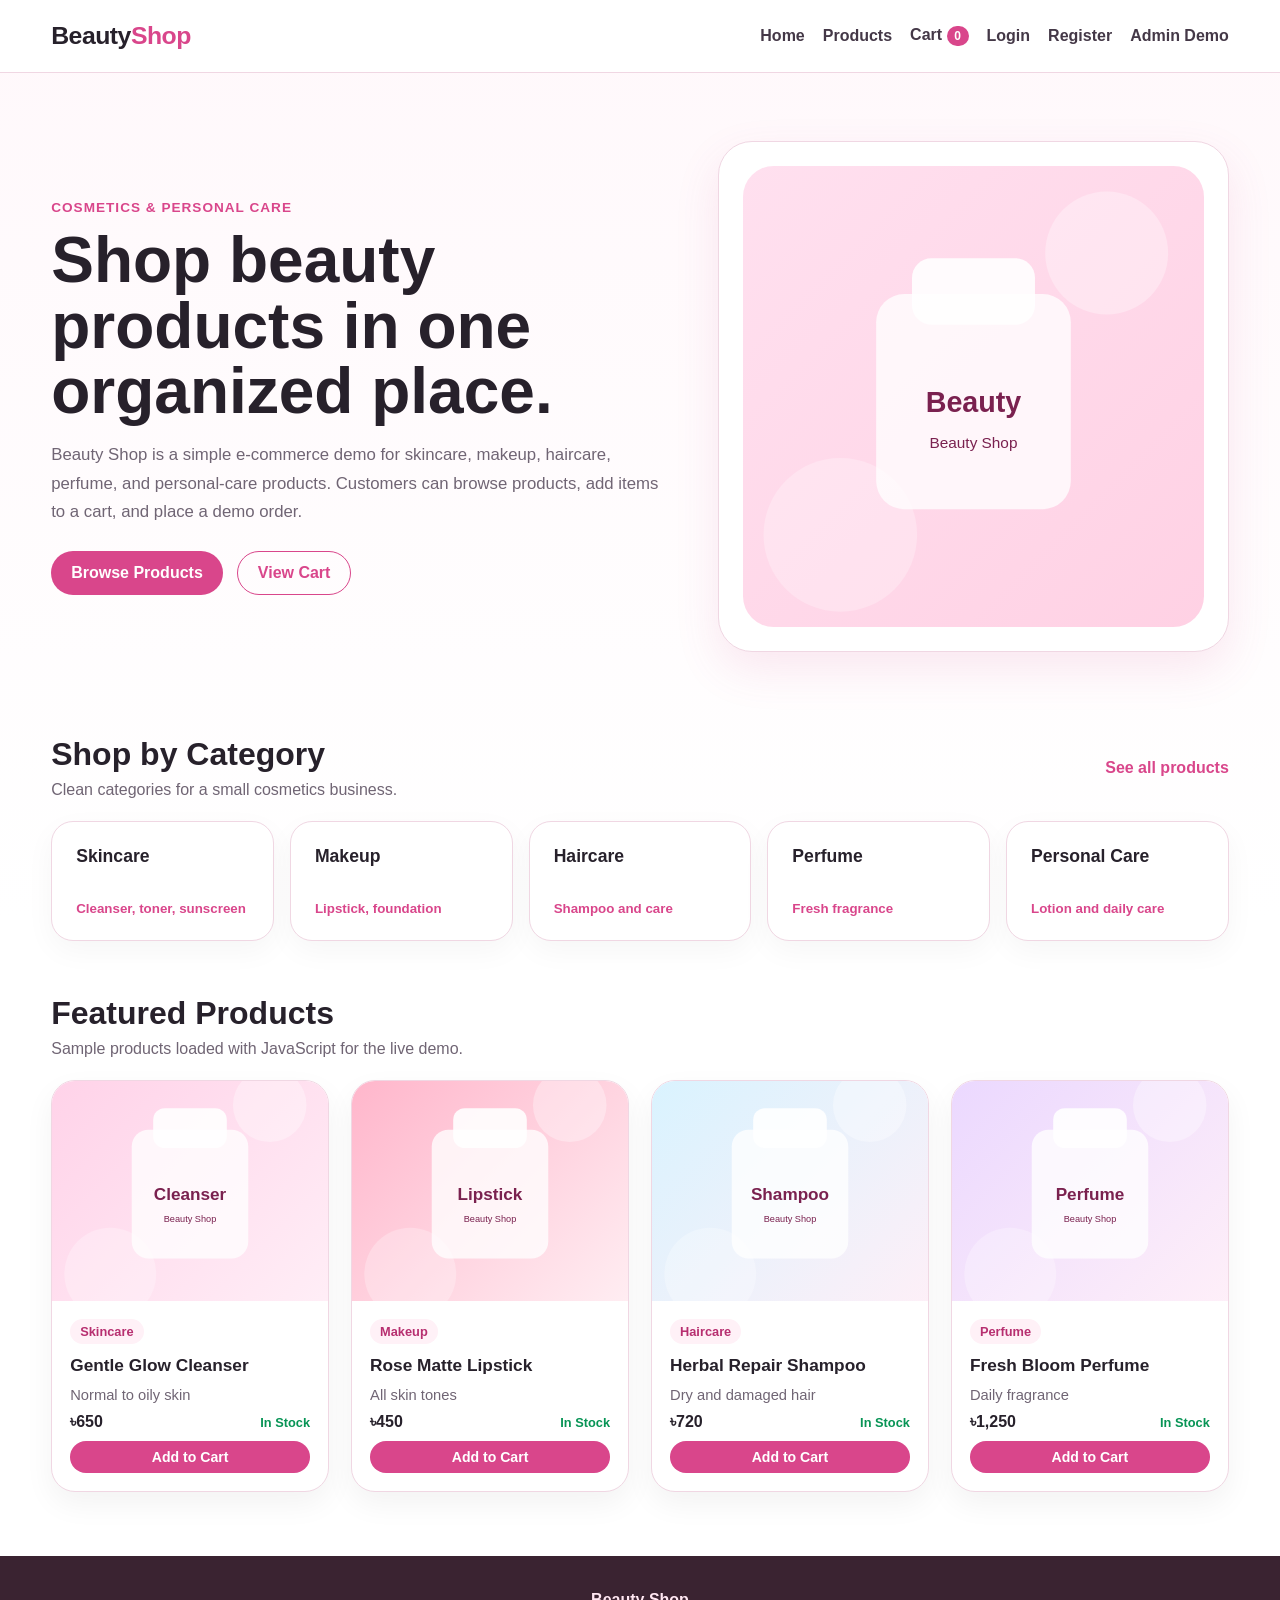
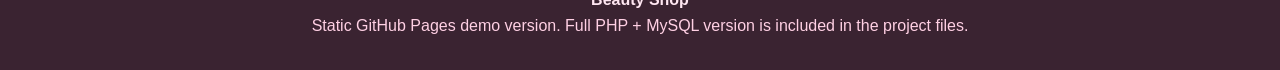
<file: index.html>
<!DOCTYPE html>
<html lang="en">
<head>
    <title>Beauty Shop - Cosmetics and Personal Care</title>

<meta charset="UTF-8">
<meta name="viewport" content="width=device-width, initial-scale=1.0">
<link rel="stylesheet" href="assets/css/style.css">
<script defer src="assets/js/static-store.js"></script>
<script defer src="assets/js/static-pages.js"></script>

</head>
<body>

<header class="site-header">
    <div class="nav-wrap">
        <a class="logo" href="index.html">Beauty<span>Shop</span></a>
        <button class="menu-toggle" onclick="toggleMenu()">☰</button>
        <nav class="nav-menu" id="navMenu">
            <a href="index.html">Home</a>
            <a href="products.html">Products</a>
            <a href="cart.html">Cart <span class="badge" id="cartCount">0</span></a>
            <a href="login.html">Login</a>
            <a href="register.html">Register</a>
            <a href="admin-demo.html">Admin Demo</a>
        </nav>
    </div>
</header>

<main class="main-container">
    <section class="hero">
        <div>
            <span class="eyebrow">Cosmetics & Personal Care</span>
            <h1>Shop beauty products in one organized place.</h1>
            <p>Beauty Shop is a simple e-commerce demo for skincare, makeup, haircare, perfume, and personal-care products. Customers can browse products, add items to a cart, and place a demo order.</p>
            <div class="hero-actions">
                <a class="btn" href="products.html">Browse Products</a>
                <a class="btn btn-outline" href="cart.html">View Cart</a>
            </div>
        </div>
        <div class="hero-card">
            <img src="assets/images/hero.svg" alt="Beauty products illustration">
        </div>
    </section>

    <section class="section">
        <div class="section-heading row-between">
            <div>
                <h2>Shop by Category</h2>
                <p>Clean categories for a small cosmetics business.</p>
            </div>
            <a class="link" href="products.html">See all products</a>
        </div>
        <div class="category-grid">
            <a class="category-card" href="products.html?category=Skincare"><span>Skincare</span><small>Cleanser, toner, sunscreen</small></a>
            <a class="category-card" href="products.html?category=Makeup"><span>Makeup</span><small>Lipstick, foundation</small></a>
            <a class="category-card" href="products.html?category=Haircare"><span>Haircare</span><small>Shampoo and care</small></a>
            <a class="category-card" href="products.html?category=Perfume"><span>Perfume</span><small>Fresh fragrance</small></a>
            <a class="category-card" href="products.html?category=Personal Care"><span>Personal Care</span><small>Lotion and daily care</small></a>
        </div>
    </section>

    <section class="section">
        <div class="section-heading row-between">
            <div>
                <h2>Featured Products</h2>
                <p>Sample products loaded with JavaScript for the live demo.</p>
            </div>
        </div>
        <div class="product-grid" id="featuredProducts"></div>
    </section>
</main>

<footer class="site-footer">
    <strong>Beauty Shop</strong>
    <p>Static GitHub Pages demo version. Full PHP + MySQL version is included in the project files.</p>
</footer>

</body>
</html>
</file>
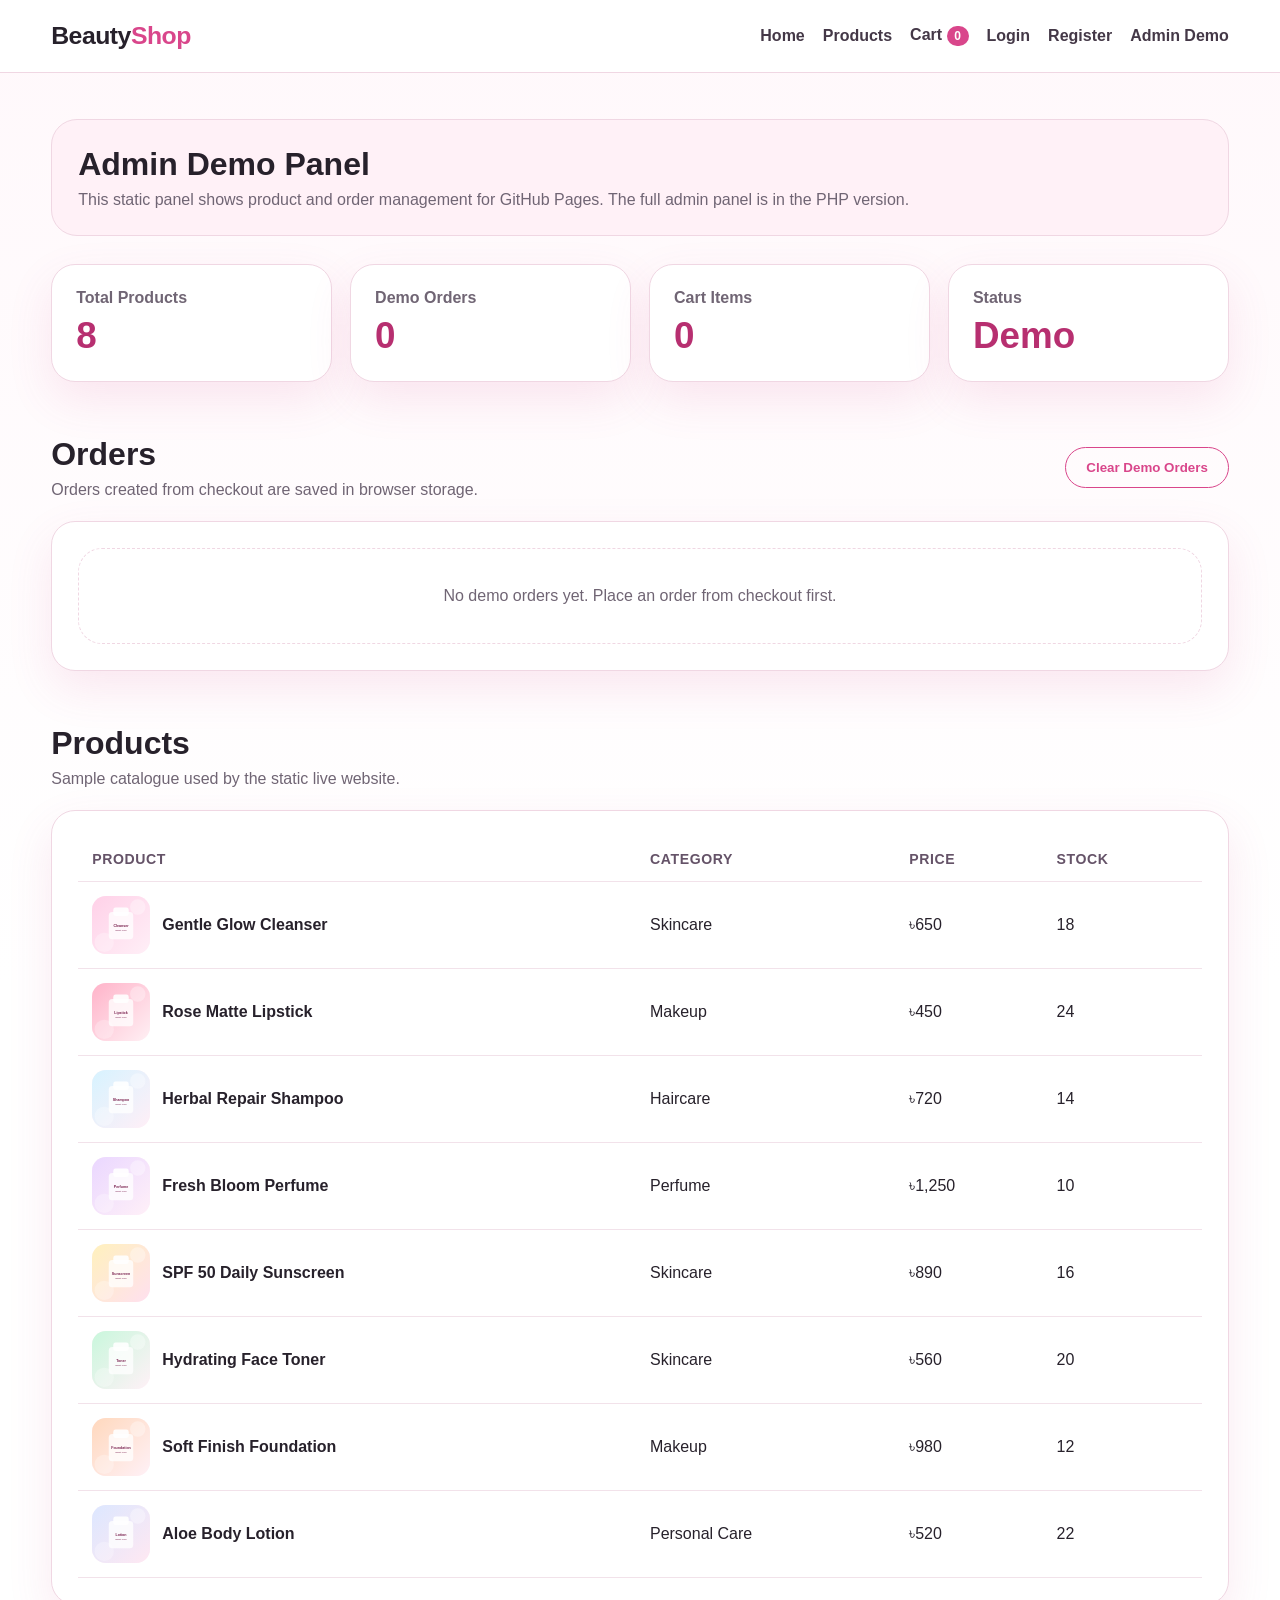
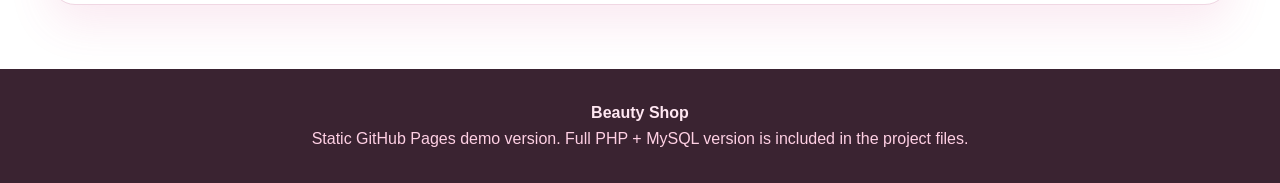
<file: admin-demo.html>
<!DOCTYPE html>
<html lang="en">
<head>
    <title>Admin Demo - Beauty Shop</title>

<meta charset="UTF-8">
<meta name="viewport" content="width=device-width, initial-scale=1.0">
<link rel="stylesheet" href="assets/css/style.css">
<script defer src="assets/js/static-store.js"></script>
<script defer src="assets/js/static-pages.js"></script>

</head>
<body>

<header class="site-header">
    <div class="nav-wrap">
        <a class="logo" href="index.html">Beauty<span>Shop</span></a>
        <button class="menu-toggle" onclick="toggleMenu()">☰</button>
        <nav class="nav-menu" id="navMenu">
            <a href="index.html">Home</a>
            <a href="products.html">Products</a>
            <a href="cart.html">Cart <span class="badge" id="cartCount">0</span></a>
            <a href="login.html">Login</a>
            <a href="register.html">Register</a>
            <a href="admin-demo.html">Admin Demo</a>
        </nav>
    </div>
</header>

<main class="main-container">
    <div class="page-header">
        <h1>Admin Demo Panel</h1>
        <p>This static panel shows product and order management for GitHub Pages. The full admin panel is in the PHP version.</p>
    </div>
    <section class="section" style="margin-top:0;">
        <div class="stat-grid">
            <div class="stat-card"><span>Total Products</span><strong id="adminProductCount">0</strong></div>
            <div class="stat-card"><span>Demo Orders</span><strong id="adminOrderCount">0</strong></div>
            <div class="stat-card"><span>Cart Items</span><strong id="adminCartCount">0</strong></div>
            <div class="stat-card"><span>Status</span><strong>Demo</strong></div>
        </div>
    </section>
    <section class="section">
        <div class="row-between section-heading">
            <div><h2>Orders</h2><p>Orders created from checkout are saved in browser storage.</p></div>
            <button class="btn btn-outline" id="clearOrdersBtn">Clear Demo Orders</button>
        </div>
        <div class="table-card" id="adminOrders"></div>
    </section>
    <section class="section">
        <div class="row-between section-heading">
            <div><h2>Products</h2><p>Sample catalogue used by the static live website.</p></div>
        </div>
        <div class="table-card" id="adminProducts"></div>
    </section>
</main>

<footer class="site-footer">
    <strong>Beauty Shop</strong>
    <p>Static GitHub Pages demo version. Full PHP + MySQL version is included in the project files.</p>
</footer>

</body>
</html>
</file>
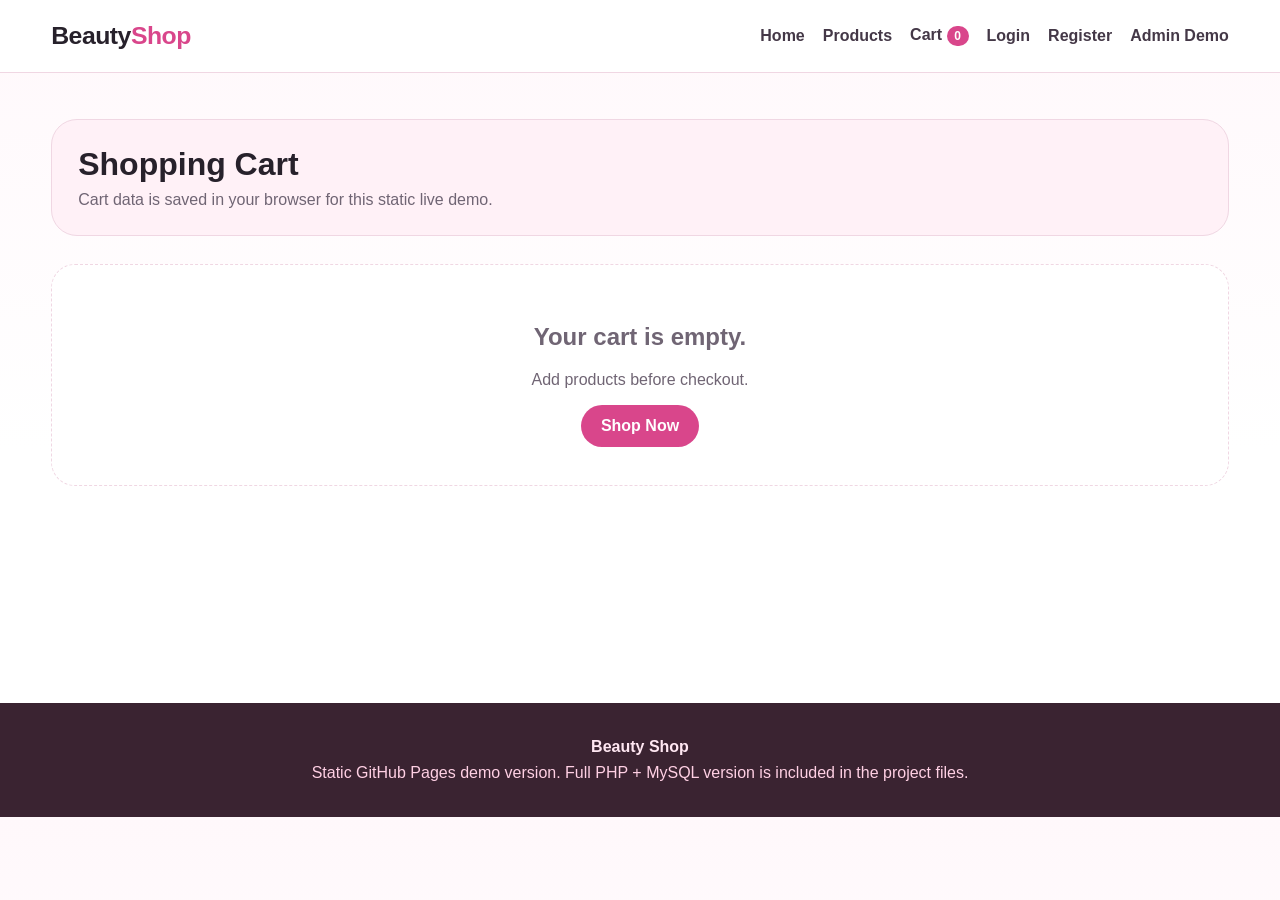
<file: cart.html>
<!DOCTYPE html>
<html lang="en">
<head>
    <title>Cart - Beauty Shop</title>

<meta charset="UTF-8">
<meta name="viewport" content="width=device-width, initial-scale=1.0">
<link rel="stylesheet" href="assets/css/style.css">
<script defer src="assets/js/static-store.js"></script>
<script defer src="assets/js/static-pages.js"></script>

</head>
<body>

<header class="site-header">
    <div class="nav-wrap">
        <a class="logo" href="index.html">Beauty<span>Shop</span></a>
        <button class="menu-toggle" onclick="toggleMenu()">☰</button>
        <nav class="nav-menu" id="navMenu">
            <a href="index.html">Home</a>
            <a href="products.html">Products</a>
            <a href="cart.html">Cart <span class="badge" id="cartCount">0</span></a>
            <a href="login.html">Login</a>
            <a href="register.html">Register</a>
            <a href="admin-demo.html">Admin Demo</a>
        </nav>
    </div>
</header>

<main class="main-container">
    <div class="page-header">
        <h1>Shopping Cart</h1>
        <p>Cart data is saved in your browser for this static live demo.</p>
    </div>
    <div id="cartPage"></div>
</main>

<footer class="site-footer">
    <strong>Beauty Shop</strong>
    <p>Static GitHub Pages demo version. Full PHP + MySQL version is included in the project files.</p>
</footer>

</body>
</html>
</file>
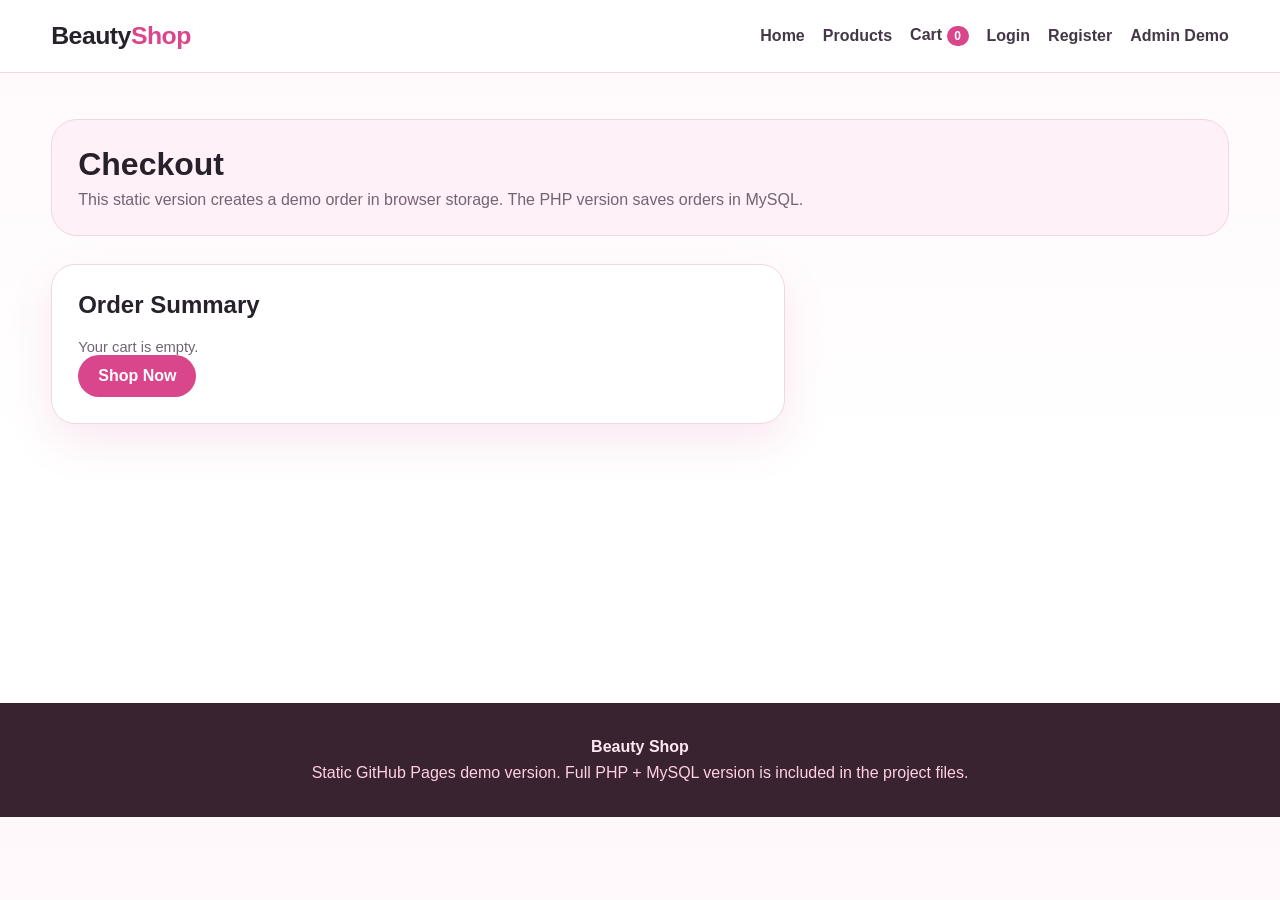
<file: checkout.html>
<!DOCTYPE html>
<html lang="en">
<head>
    <title>Checkout - Beauty Shop</title>

<meta charset="UTF-8">
<meta name="viewport" content="width=device-width, initial-scale=1.0">
<link rel="stylesheet" href="assets/css/style.css">
<script defer src="assets/js/static-store.js"></script>
<script defer src="assets/js/static-pages.js"></script>

</head>
<body>

<header class="site-header">
    <div class="nav-wrap">
        <a class="logo" href="index.html">Beauty<span>Shop</span></a>
        <button class="menu-toggle" onclick="toggleMenu()">☰</button>
        <nav class="nav-menu" id="navMenu">
            <a href="index.html">Home</a>
            <a href="products.html">Products</a>
            <a href="cart.html">Cart <span class="badge" id="cartCount">0</span></a>
            <a href="login.html">Login</a>
            <a href="register.html">Register</a>
            <a href="admin-demo.html">Admin Demo</a>
        </nav>
    </div>
</header>

<main class="main-container">
    <div class="page-header">
        <h1>Checkout</h1>
        <p>This static version creates a demo order in browser storage. The PHP version saves orders in MySQL.</p>
    </div>
    <div class="checkout-layout">
        <form class="form-card" id="checkoutForm">
            <h2>Delivery Information</h2>
            <div class="form-grid">
                <div>
                    <label for="customerName">Full Name</label>
                    <input id="customerName" required placeholder="Enter your name">
                </div>
                <div>
                    <label for="phone">Phone Number</label>
                    <input id="phone" required placeholder="01XXXXXXXXX">
                </div>
            </div>
            <label for="email">Email</label>
            <input id="email" type="email" required placeholder="example@email.com">
            <label for="address">Delivery Address</label>
            <textarea id="address" rows="4" required placeholder="House, road, area, city"></textarea>
            <button class="btn btn-full" type="submit">Confirm Demo Order</button>
        </form>
        <aside class="summary-card" id="checkoutSummary"></aside>
    </div>
</main>

<footer class="site-footer">
    <strong>Beauty Shop</strong>
    <p>Static GitHub Pages demo version. Full PHP + MySQL version is included in the project files.</p>
</footer>

</body>
</html>
</file>
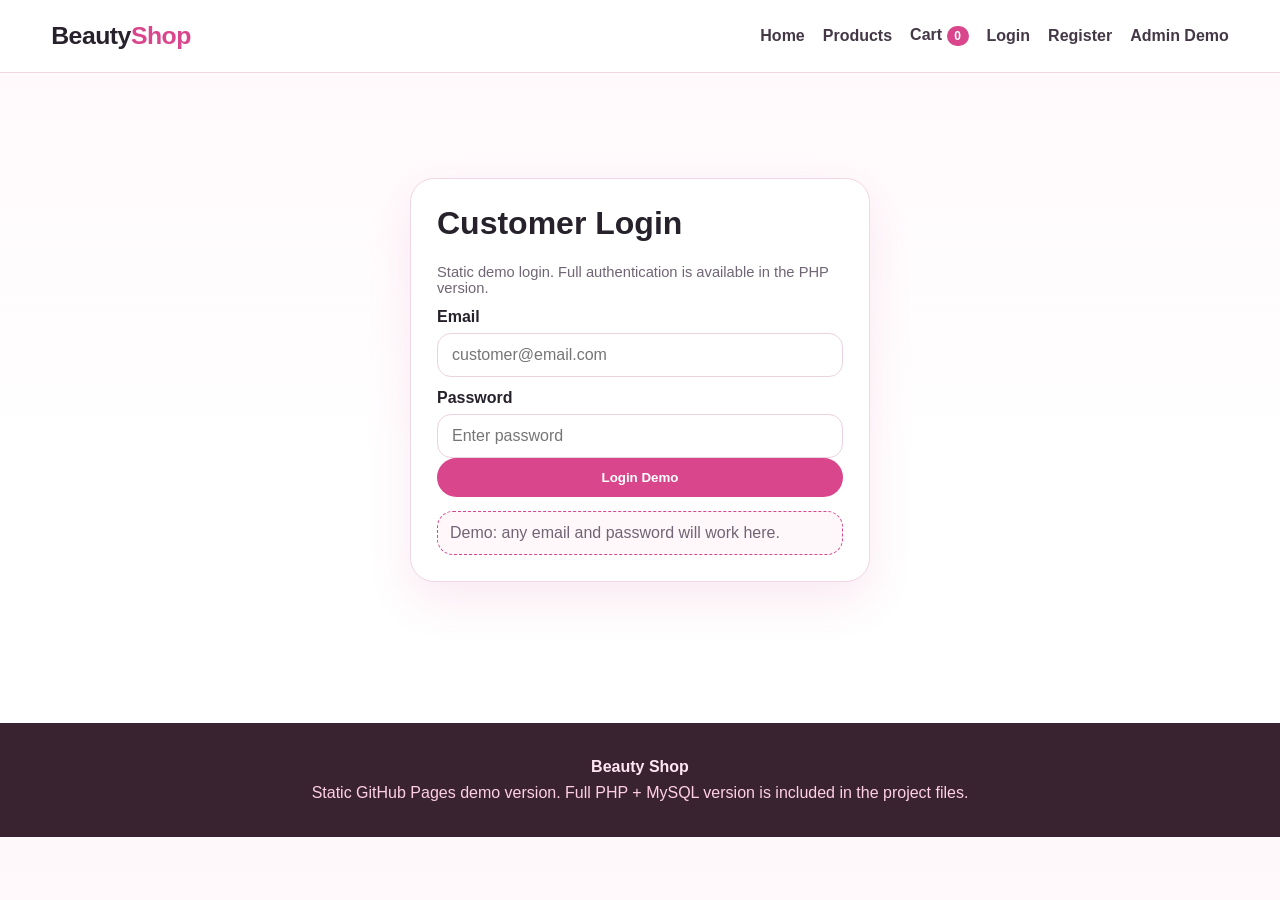
<file: login.html>
<!DOCTYPE html>
<html lang="en">
<head>
    <title>Login - Beauty Shop</title>

<meta charset="UTF-8">
<meta name="viewport" content="width=device-width, initial-scale=1.0">
<link rel="stylesheet" href="assets/css/style.css">
<script defer src="assets/js/static-store.js"></script>
<script defer src="assets/js/static-pages.js"></script>

</head>
<body>

<header class="site-header">
    <div class="nav-wrap">
        <a class="logo" href="index.html">Beauty<span>Shop</span></a>
        <button class="menu-toggle" onclick="toggleMenu()">☰</button>
        <nav class="nav-menu" id="navMenu">
            <a href="index.html">Home</a>
            <a href="products.html">Products</a>
            <a href="cart.html">Cart <span class="badge" id="cartCount">0</span></a>
            <a href="login.html">Login</a>
            <a href="register.html">Register</a>
            <a href="admin-demo.html">Admin Demo</a>
        </nav>
    </div>
</header>

<main class="main-container">
    <div class="auth-wrap">
        <form class="auth-card" id="loginForm">
            <h1>Customer Login</h1>
            <p class="muted">Static demo login. Full authentication is available in the PHP version.</p>
            <label>Email</label>
            <input type="email" id="loginEmail" required placeholder="customer@email.com">
            <label>Password</label>
            <input type="password" id="loginPassword" required placeholder="Enter password">
            <button class="btn btn-full" type="submit">Login Demo</button>
            <div class="demo-box">Demo: any email and password will work here.</div>
        </form>
    </div>
</main>

<footer class="site-footer">
    <strong>Beauty Shop</strong>
    <p>Static GitHub Pages demo version. Full PHP + MySQL version is included in the project files.</p>
</footer>

</body>
</html>
</file>
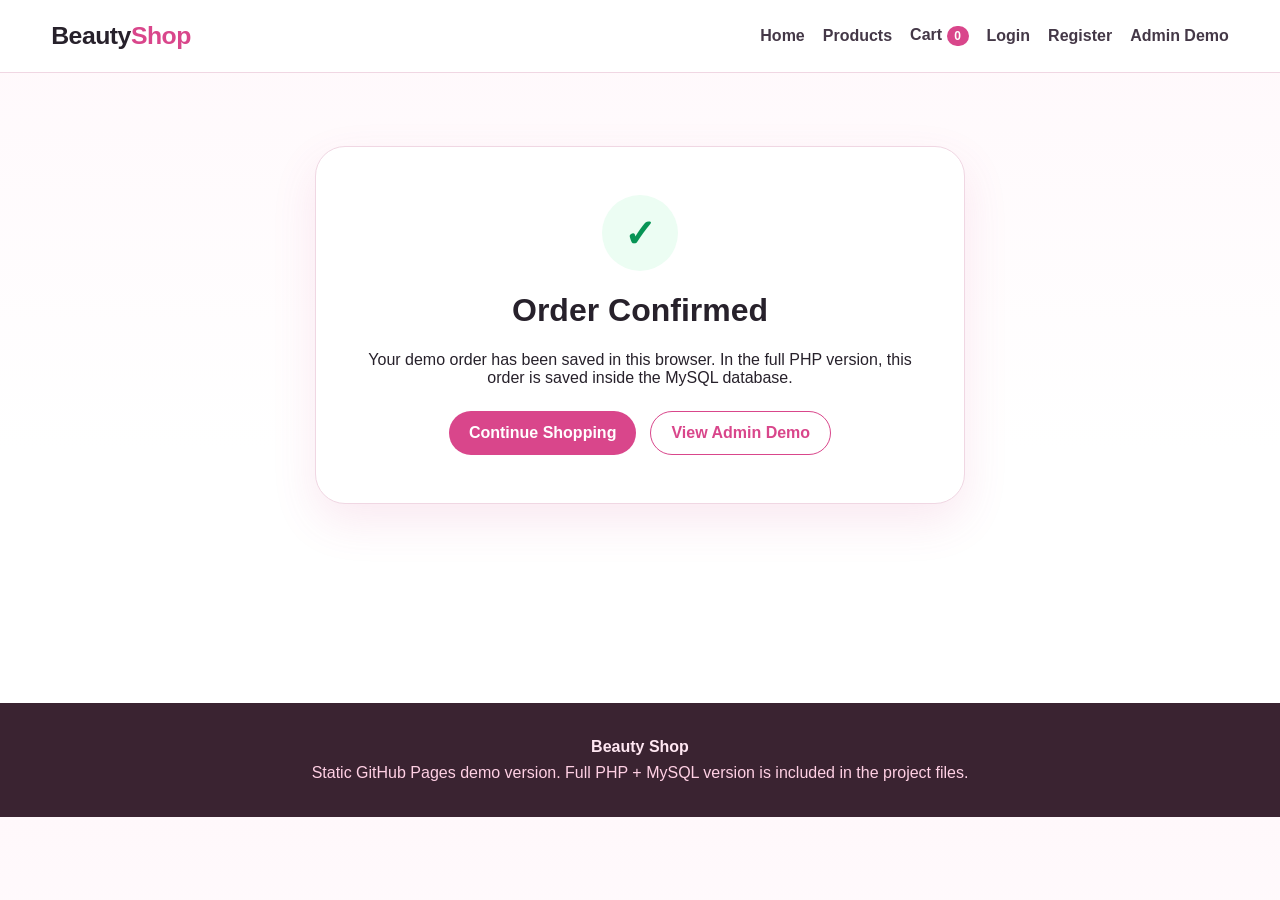
<file: order_success.html>
<!DOCTYPE html>
<html lang="en">
<head>
    <title>Order Confirmed - Beauty Shop</title>

<meta charset="UTF-8">
<meta name="viewport" content="width=device-width, initial-scale=1.0">
<link rel="stylesheet" href="assets/css/style.css">
<script defer src="assets/js/static-store.js"></script>
<script defer src="assets/js/static-pages.js"></script>

</head>
<body>

<header class="site-header">
    <div class="nav-wrap">
        <a class="logo" href="index.html">Beauty<span>Shop</span></a>
        <button class="menu-toggle" onclick="toggleMenu()">☰</button>
        <nav class="nav-menu" id="navMenu">
            <a href="index.html">Home</a>
            <a href="products.html">Products</a>
            <a href="cart.html">Cart <span class="badge" id="cartCount">0</span></a>
            <a href="login.html">Login</a>
            <a href="register.html">Register</a>
            <a href="admin-demo.html">Admin Demo</a>
        </nav>
    </div>
</header>

<main class="main-container">
    <div class="success-page">
        <div class="success-icon">✓</div>
        <h1>Order Confirmed</h1>
        <p>Your demo order has been saved in this browser. In the full PHP version, this order is saved inside the MySQL database.</p>
        <p><strong id="orderCode"></strong></p>
        <div class="hero-actions center">
            <a class="btn" href="products.html">Continue Shopping</a>
            <a class="btn btn-outline" href="admin-demo.html">View Admin Demo</a>
        </div>
    </div>
</main>

<footer class="site-footer">
    <strong>Beauty Shop</strong>
    <p>Static GitHub Pages demo version. Full PHP + MySQL version is included in the project files.</p>
</footer>

</body>
</html>
</file>
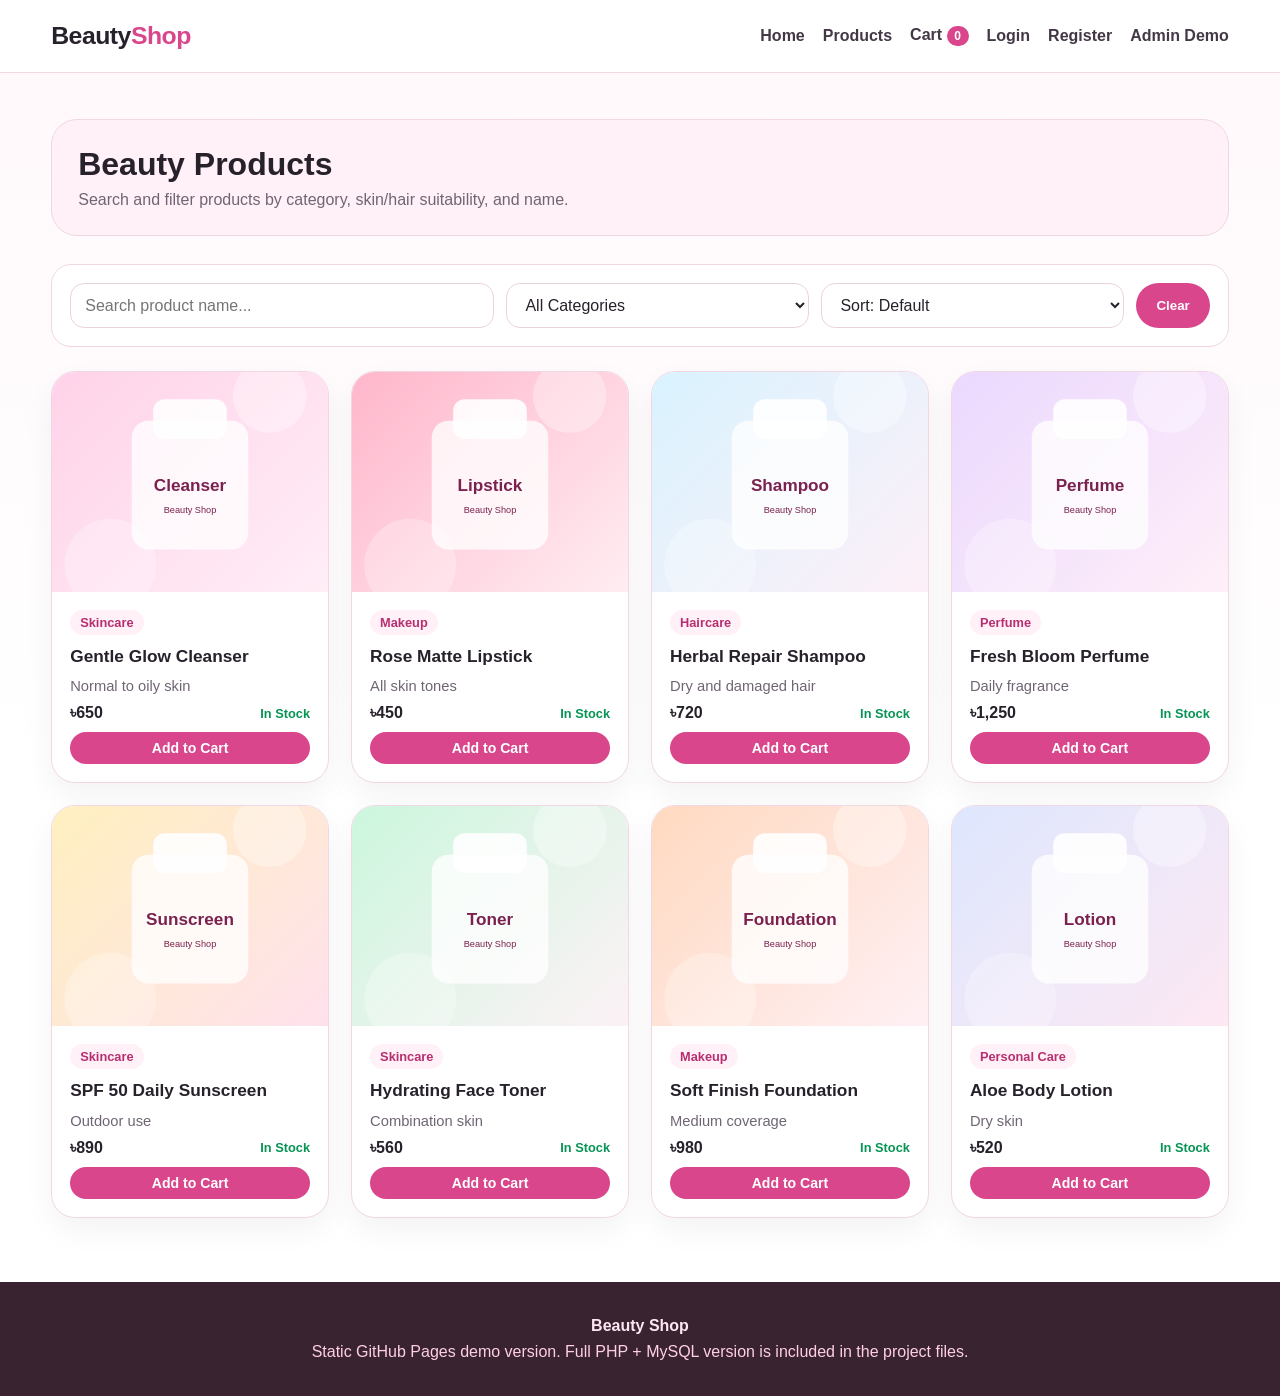
<file: products.html>
<!DOCTYPE html>
<html lang="en">
<head>
    <title>Products - Beauty Shop</title>

<meta charset="UTF-8">
<meta name="viewport" content="width=device-width, initial-scale=1.0">
<link rel="stylesheet" href="assets/css/style.css">
<script defer src="assets/js/static-store.js"></script>
<script defer src="assets/js/static-pages.js"></script>

</head>
<body>

<header class="site-header">
    <div class="nav-wrap">
        <a class="logo" href="index.html">Beauty<span>Shop</span></a>
        <button class="menu-toggle" onclick="toggleMenu()">☰</button>
        <nav class="nav-menu" id="navMenu">
            <a href="index.html">Home</a>
            <a href="products.html">Products</a>
            <a href="cart.html">Cart <span class="badge" id="cartCount">0</span></a>
            <a href="login.html">Login</a>
            <a href="register.html">Register</a>
            <a href="admin-demo.html">Admin Demo</a>
        </nav>
    </div>
</header>

<main class="main-container">
    <div class="page-header">
        <h1>Beauty Products</h1>
        <p>Search and filter products by category, skin/hair suitability, and name.</p>
    </div>
    <div class="filter-bar">
        <input id="searchInput" type="search" placeholder="Search product name...">
        <select id="categoryFilter">
            <option value="">All Categories</option>
            <option>Skincare</option>
            <option>Makeup</option>
            <option>Haircare</option>
            <option>Perfume</option>
            <option>Personal Care</option>
        </select>
        <select id="sortFilter">
            <option value="default">Sort: Default</option>
            <option value="low">Price: Low to High</option>
            <option value="high">Price: High to Low</option>
        </select>
        <button class="btn" id="clearFilters">Clear</button>
    </div>
    <div class="product-grid" id="productsGrid"></div>
    <div class="empty-state" id="noProducts" style="display:none;">No products found.</div>
</main>

<footer class="site-footer">
    <strong>Beauty Shop</strong>
    <p>Static GitHub Pages demo version. Full PHP + MySQL version is included in the project files.</p>
</footer>

</body>
</html>
</file>
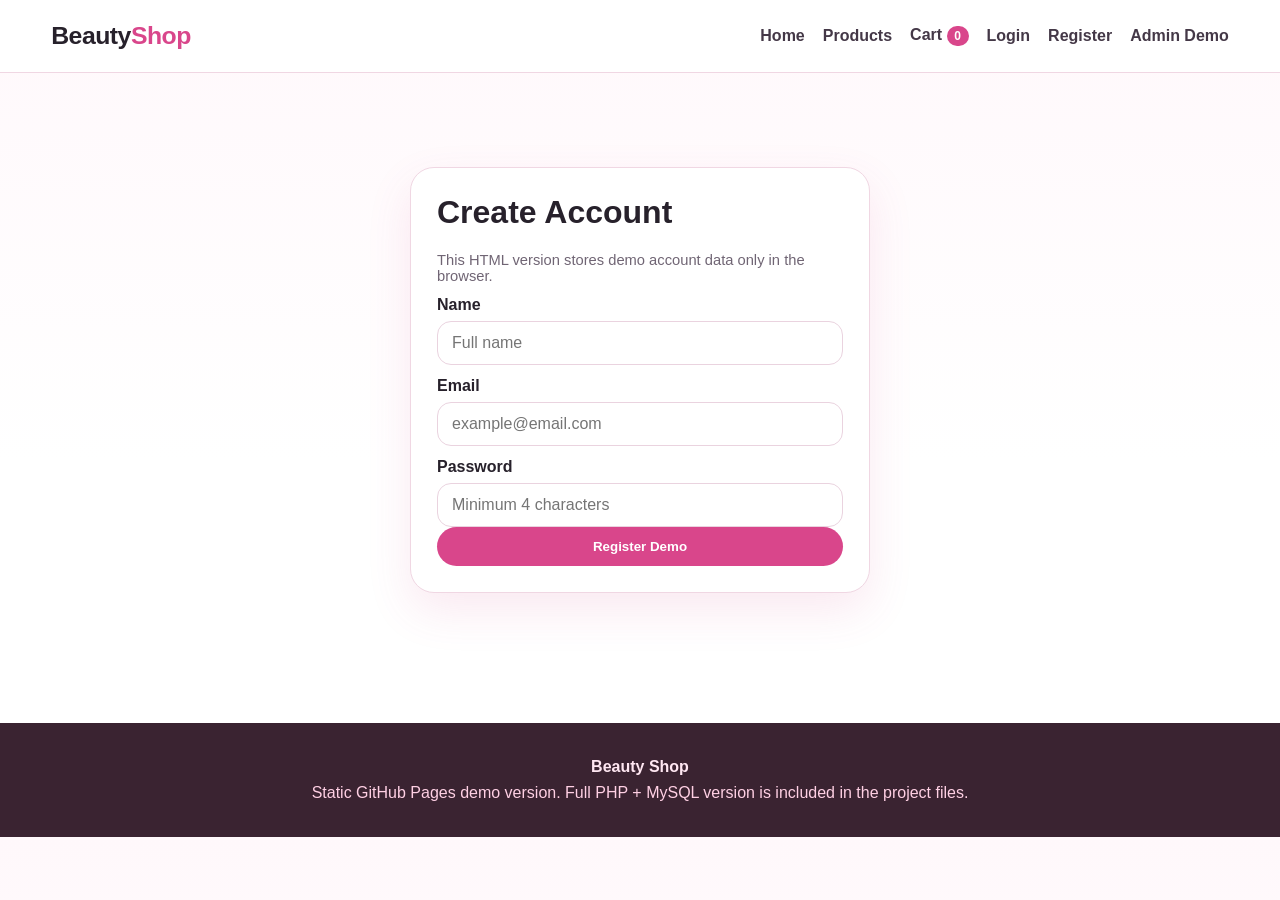
<file: register.html>
<!DOCTYPE html>
<html lang="en">
<head>
    <title>Register - Beauty Shop</title>

<meta charset="UTF-8">
<meta name="viewport" content="width=device-width, initial-scale=1.0">
<link rel="stylesheet" href="assets/css/style.css">
<script defer src="assets/js/static-store.js"></script>
<script defer src="assets/js/static-pages.js"></script>

</head>
<body>

<header class="site-header">
    <div class="nav-wrap">
        <a class="logo" href="index.html">Beauty<span>Shop</span></a>
        <button class="menu-toggle" onclick="toggleMenu()">☰</button>
        <nav class="nav-menu" id="navMenu">
            <a href="index.html">Home</a>
            <a href="products.html">Products</a>
            <a href="cart.html">Cart <span class="badge" id="cartCount">0</span></a>
            <a href="login.html">Login</a>
            <a href="register.html">Register</a>
            <a href="admin-demo.html">Admin Demo</a>
        </nav>
    </div>
</header>

<main class="main-container">
    <div class="auth-wrap">
        <form class="auth-card" id="registerForm">
            <h1>Create Account</h1>
            <p class="muted">This HTML version stores demo account data only in the browser.</p>
            <label>Name</label>
            <input id="regName" required placeholder="Full name">
            <label>Email</label>
            <input type="email" id="regEmail" required placeholder="example@email.com">
            <label>Password</label>
            <input type="password" id="regPassword" required minlength="4" placeholder="Minimum 4 characters">
            <button class="btn btn-full" type="submit">Register Demo</button>
        </form>
    </div>
</main>

<footer class="site-footer">
    <strong>Beauty Shop</strong>
    <p>Static GitHub Pages demo version. Full PHP + MySQL version is included in the project files.</p>
</footer>

</body>
</html>
</file>
<file: assets/css/style.css>
:root {
    --primary: #d9468b;
    --primary-dark: #b72f70;
    --soft: #fff1f7;
    --text: #27212b;
    --muted: #706574;
    --border: #f0d7e3;
    --white: #ffffff;
    --danger: #d92d20;
    --success: #079455;
    --warning: #dc8a00;
    --shadow: 0 18px 45px rgba(217, 70, 139, 0.12);
}

* { box-sizing: border-box; }
body {
    margin: 0;
    font-family: Arial, Helvetica, sans-serif;
    color: var(--text);
    background: linear-gradient(180deg, #fff8fb 0%, #ffffff 55%);
}
a { color: inherit; text-decoration: none; }
img { max-width: 100%; display: block; }

.site-header {
    background: rgba(255,255,255,0.94);
    border-bottom: 1px solid var(--border);
    position: sticky;
    top: 0;
    z-index: 10;
    backdrop-filter: blur(10px);
}
.nav-wrap {
    width: min(1180px, 92%);
    margin: auto;
    height: 72px;
    display: flex;
    align-items: center;
    justify-content: space-between;
}
.logo {
    font-size: 1.55rem;
    font-weight: 800;
    letter-spacing: -0.5px;
}
.logo span { color: var(--primary); }
.nav-menu {
    display: flex;
    gap: 18px;
    align-items: center;
}
.nav-menu a { font-weight: 600; color: #443847; }
.nav-menu a:hover { color: var(--primary); }
.menu-toggle { display: none; border: 0; background: none; font-size: 1.6rem; cursor: pointer; }
.badge {
    display: inline-block;
    min-width: 22px;
    padding: 3px 7px;
    border-radius: 20px;
    background: var(--primary);
    color: white;
    font-size: .75rem;
    text-align: center;
}
.main-container { width: min(1180px, 92%); margin: 0 auto; padding: 28px 0 64px; min-height: 70vh; }
.site-footer { text-align: center; padding: 35px 20px; background: #3a2331; color: #ffe7f2; }
.site-footer p { margin: 8px 0 0; color: #ffd0e4; }

.btn {
    display: inline-flex;
    align-items: center;
    justify-content: center;
    border: none;
    border-radius: 999px;
    background: var(--primary);
    color: white;
    padding: 12px 20px;
    font-weight: 700;
    cursor: pointer;
    transition: .2s ease;
}
.btn:hover { background: var(--primary-dark); transform: translateY(-1px); }
.btn-outline { background: transparent; color: var(--primary); border: 1px solid var(--primary); }
.btn-outline:hover { background: var(--soft); color: var(--primary-dark); }
.btn-small { padding: 8px 13px; font-size: .88rem; }
.btn-full { width: 100%; }
.btn-danger { background: var(--danger); }
.btn-danger:hover { background: #b42318; }
button:disabled { opacity: .55; cursor: not-allowed; }
.link { color: var(--primary); font-weight: 700; }
.link-button { color: var(--danger); border: 0; background: none; cursor: pointer; font-weight: 700; }

.hero {
    display: grid;
    grid-template-columns: 1.1fr .9fr;
    align-items: center;
    gap: 42px;
    padding: 40px 0 30px;
}
.eyebrow { color: var(--primary); font-weight: 800; text-transform: uppercase; font-size: .85rem; letter-spacing: 1px; }
.hero h1 { font-size: clamp(2.1rem, 5vw, 4.5rem); line-height: 1.02; margin: 12px 0; }
.hero p { color: var(--muted); font-size: 1.05rem; line-height: 1.7; }
.hero-actions { display: flex; gap: 14px; flex-wrap: wrap; margin-top: 24px; }
.hero-actions.center { justify-content: center; }
.hero-card {
    padding: 24px;
    background: var(--white);
    border: 1px solid var(--border);
    border-radius: 34px;
    box-shadow: var(--shadow);
}
.section { margin-top: 54px; }
.section-heading { margin-bottom: 22px; }
.section-heading h2, .page-header h1 { margin: 0 0 8px; font-size: 2rem; }
.section-heading p, .page-header p { color: var(--muted); margin: 0; }
.row-between { display: flex; justify-content: space-between; align-items: center; gap: 16px; }
.category-grid { display: grid; grid-template-columns: repeat(5, 1fr); gap: 16px; }
.category-card {
    background: white;
    border: 1px solid var(--border);
    border-radius: 22px;
    padding: 24px;
    box-shadow: 0 10px 30px rgba(0,0,0,.04);
    min-height: 120px;
    display: flex;
    flex-direction: column;
    justify-content: space-between;
}
.category-card span { font-size: 1.1rem; font-weight: 800; }
.category-card small { color: var(--primary); font-weight: 700; }
.category-card:hover { border-color: var(--primary); transform: translateY(-2px); }

.product-grid { display: grid; grid-template-columns: repeat(4, 1fr); gap: 22px; }
.product-card {
    background: white;
    border: 1px solid var(--border);
    border-radius: 24px;
    overflow: hidden;
    box-shadow: 0 12px 30px rgba(0,0,0,.05);
    display: flex;
    flex-direction: column;
}
.product-image-wrap { background: var(--soft); height: 220px; display: flex; align-items: center; justify-content: center; }
.product-image-wrap img { width: 100%; height: 100%; object-fit: cover; }
.product-info { padding: 18px; display: flex; flex-direction: column; gap: 10px; flex: 1; }
.product-info h3 { margin: 0; font-size: 1.08rem; line-height: 1.35; }
.product-info h3 a:hover { color: var(--primary); }
.tag {
    display: inline-flex;
    align-self: flex-start;
    padding: 5px 10px;
    border-radius: 999px;
    background: var(--soft);
    color: var(--primary-dark);
    font-size: .8rem;
    font-weight: 800;
}
.muted { color: var(--muted); font-size: .92rem; margin: 0; }
.card-bottom { display: flex; justify-content: space-between; align-items: center; margin-top: auto; }
.stock { font-size: .8rem; font-weight: 800; }
.stock.in { color: var(--success); }
.stock.out { color: var(--danger); }
.quick-cart-form { margin-top: 8px; }

.page-header { margin: 18px 0 28px; padding: 26px; background: var(--soft); border-radius: 26px; border: 1px solid var(--border); }
.filter-bar {
    display: grid;
    grid-template-columns: 1.4fr 1fr 1fr auto;
    gap: 12px;
    padding: 18px;
    background: white;
    border: 1px solid var(--border);
    border-radius: 20px;
    margin-bottom: 24px;
}
input, select, textarea {
    width: 100%;
    border: 1px solid #ead3df;
    border-radius: 14px;
    padding: 12px 14px;
    font: inherit;
    background: #fff;
    color: var(--text);
}
input:focus, select:focus, textarea:focus { outline: 2px solid #facce3; border-color: var(--primary); }
label { display: block; margin: 12px 0 7px; font-weight: 700; }

.product-detail { display: grid; grid-template-columns: .9fr 1.1fr; gap: 34px; align-items: start; }
.detail-image { background: var(--soft); border: 1px solid var(--border); border-radius: 30px; overflow: hidden; box-shadow: var(--shadow); }
.detail-image img { width: 100%; aspect-ratio: 1 / 1; object-fit: cover; }
.detail-info { background: white; border: 1px solid var(--border); border-radius: 30px; padding: 32px; box-shadow: var(--shadow); }
.detail-info h1 { font-size: 2.4rem; margin: 14px 0 10px; }
.price-big { font-size: 1.8rem; color: var(--primary-dark); font-weight: 900; }
.detail-list { background: #fff8fb; border: 1px solid var(--border); padding: 14px; border-radius: 18px; margin: 20px 0; }
.add-cart-box { display: grid; grid-template-columns: 130px 1fr; gap: 12px; align-items: end; }
.add-cart-box label { grid-column: 1 / -1; margin-bottom: -2px; }

.auth-wrap { display: grid; place-items: center; min-height: 62vh; }
.auth-card, .form-card, .summary-card, .table-card {
    background: white;
    border: 1px solid var(--border);
    border-radius: 24px;
    padding: 26px;
    box-shadow: var(--shadow);
}
.auth-card { width: min(460px, 100%); }
.auth-card h1, .form-card h2, .summary-card h2 { margin-top: 0; }
.demo-box { background: #fff8fb; border: 1px dashed var(--primary); border-radius: 16px; padding: 12px; color: var(--muted); margin-top: 14px; }

.table-card { overflow-x: auto; }
table { width: 100%; border-collapse: collapse; }
th, td { text-align: left; padding: 14px; border-bottom: 1px solid #f2e2ea; vertical-align: middle; }
th { color: #655368; font-size: .88rem; text-transform: uppercase; letter-spacing: .6px; }
.product-mini { display: flex; align-items: center; gap: 12px; min-width: 220px; }
.product-mini img { width: 58px; height: 58px; object-fit: cover; border-radius: 14px; background: var(--soft); }
.qty-input { max-width: 90px; }
.cart-actions { display: flex; justify-content: space-between; align-items: center; gap: 18px; margin-top: 18px; flex-wrap: wrap; }
.hidden-form { display: none; }
.checkout-layout { display: grid; grid-template-columns: 1.4fr .8fr; gap: 24px; align-items: start; }
.summary-row { display: flex; justify-content: space-between; gap: 20px; margin: 12px 0; color: var(--muted); }
.summary-row.total { color: var(--text); font-size: 1.15rem; }
.form-grid { display: grid; grid-template-columns: repeat(2, 1fr); gap: 12px; }
.wide-form { max-width: 850px; }
.actions-cell { display: flex; gap: 8px; align-items: center; }
.inline-form { display: flex; gap: 8px; align-items: center; }
.inline-form select { min-width: 130px; }
.stat-grid { display: grid; grid-template-columns: repeat(4, 1fr); gap: 18px; }
.stat-card { background: white; border: 1px solid var(--border); border-radius: 24px; padding: 24px; box-shadow: var(--shadow); }
.stat-card span { color: var(--muted); font-weight: 700; }
.stat-card strong { display: block; font-size: 2.3rem; margin-top: 8px; color: var(--primary-dark); }
.admin-actions { display: flex; gap: 14px; margin-top: 26px; }
.status-pill { background: #fff1f7; color: var(--primary-dark); padding: 6px 12px; border-radius: 999px; font-weight: 800; font-size: .85rem; }
.empty-state { background: white; border: 1px dashed var(--border); border-radius: 24px; padding: 38px; text-align: center; color: var(--muted); }
.success-page { text-align: center; background: white; border: 1px solid var(--border); border-radius: 30px; padding: 48px; box-shadow: var(--shadow); max-width: 650px; margin: 45px auto; }
.success-icon { margin: 0 auto 18px; width: 76px; height: 76px; display: grid; place-items: center; background: #ecfdf3; color: var(--success); border-radius: 50%; font-size: 2.4rem; font-weight: 900; }
.alert { padding: 14px 18px; margin: 0 0 20px; border-radius: 16px; border: 1px solid transparent; font-weight: 700; }
.alert-success { background: #ecfdf3; color: #067647; border-color: #abefc6; }
.alert-danger { background: #fef3f2; color: #b42318; border-color: #fecdca; }
.alert-warning { background: #fffaeb; color: #b54708; border-color: #fedf89; }

@media (max-width: 950px) {
    .hero, .product-detail, .checkout-layout { grid-template-columns: 1fr; }
    .product-grid { grid-template-columns: repeat(2, 1fr); }
    .category-grid, .stat-grid { grid-template-columns: repeat(2, 1fr); }
    .filter-bar { grid-template-columns: 1fr; }
}
@media (max-width: 650px) {
    .menu-toggle { display: block; }
    .nav-menu { display: none; position: absolute; left: 4%; right: 4%; top: 72px; background: white; border: 1px solid var(--border); border-radius: 18px; padding: 18px; flex-direction: column; align-items: stretch; box-shadow: var(--shadow); }
    .nav-menu.open { display: flex; }
    .hero h1 { font-size: 2.2rem; }
    .product-grid, .category-grid, .stat-grid, .form-grid { grid-template-columns: 1fr; }
    .add-cart-box { grid-template-columns: 1fr; }
    .row-between { flex-direction: column; align-items: flex-start; }
    .actions-cell, .inline-form { flex-direction: column; align-items: flex-start; }
}
</file>
